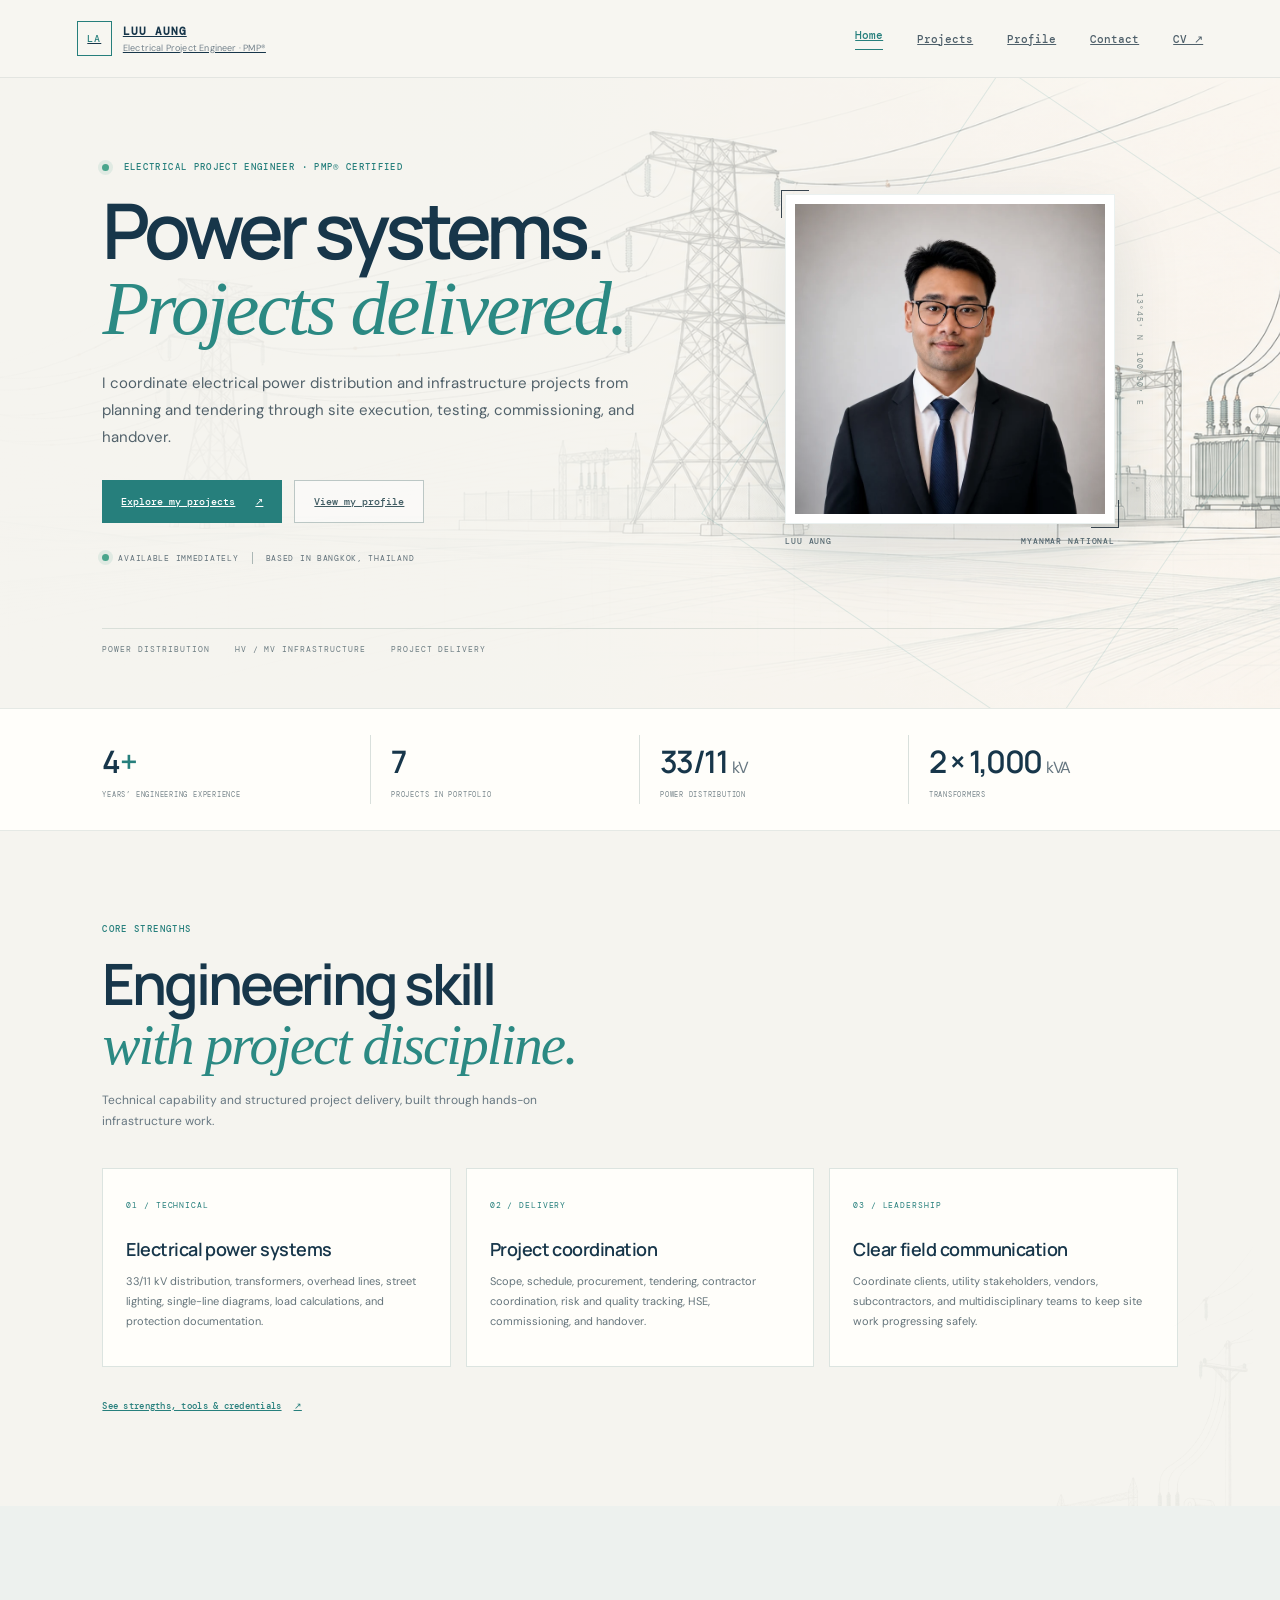
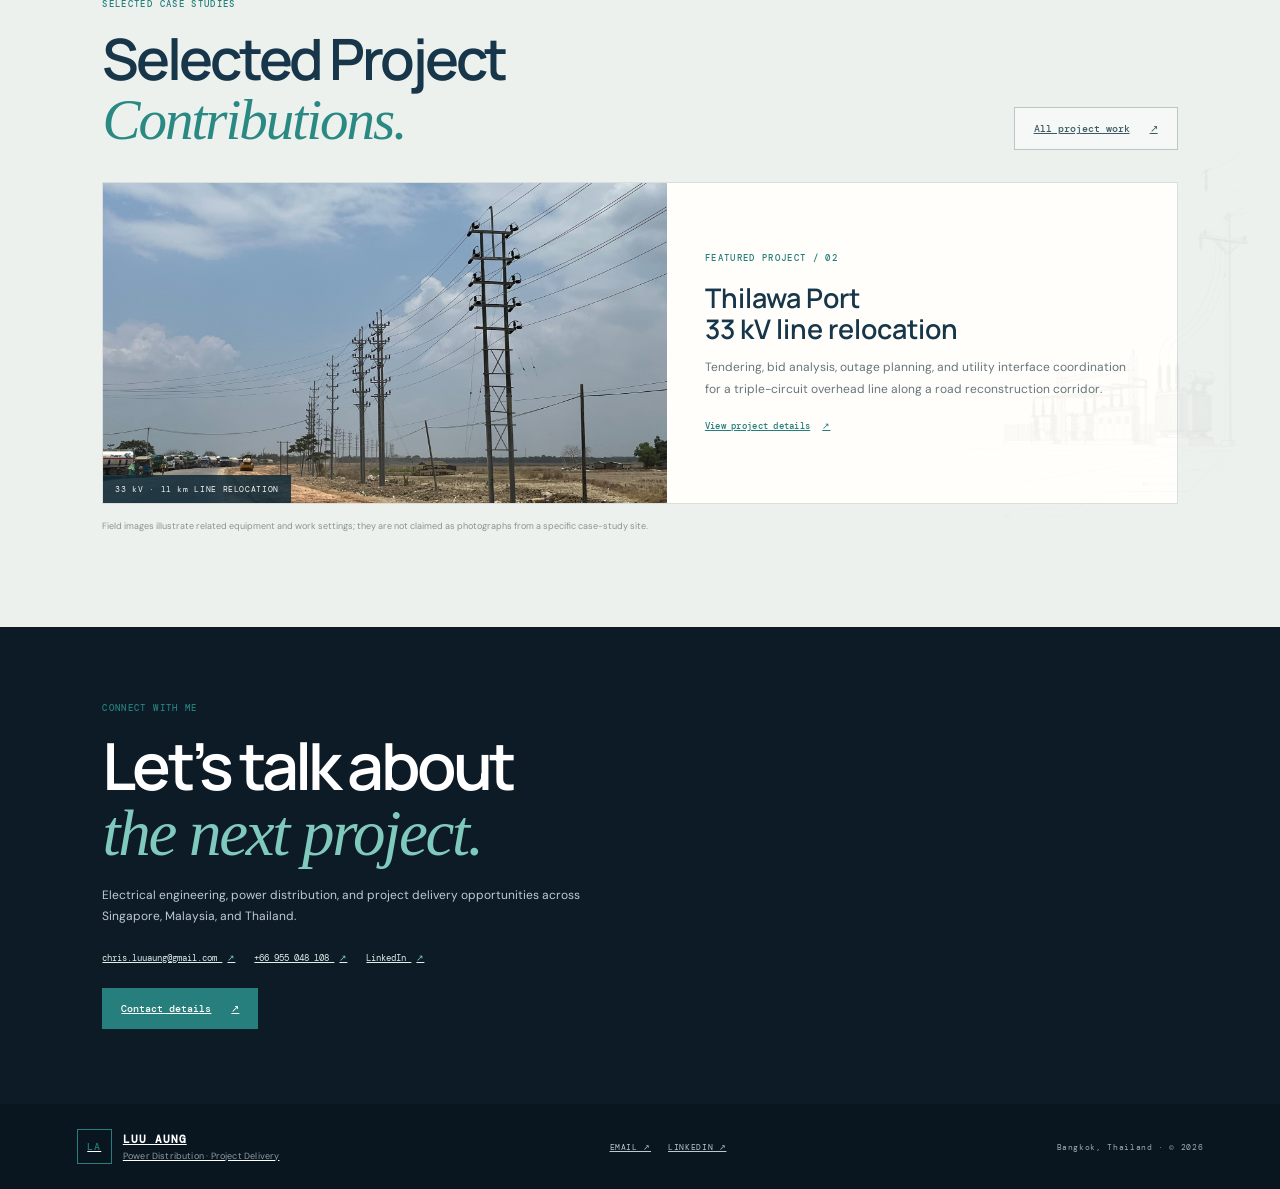
<file: index.html>
<!doctype html><html lang="en"><head><meta charset="utf-8"><meta name="viewport" content="width=device-width,initial-scale=1"><meta name="theme-color" content="#f6f5f0"><meta name="description" content="Luu Aung, PMP-certified Electrical Project Engineer in Bangkok, focused on power distribution and project delivery."><title>Electrical Project Portfolio | Luu Aung</title><link rel="stylesheet" href="styles.css"></head><body class="page-enter"><header class="site-header"><a class="brand" href="index.html" data-page-link><span class="brand-mark">LA</span><span>LUU AUNG<small>Electrical Project Engineer · PMP®</small></span></a><button class="menu-toggle" aria-expanded="false" aria-label="Open navigation">☰</button><nav id="nav"><a href="index.html" data-page-link aria-current="page">Home</a><a href="projects.html" data-page-link >Projects</a><a href="profile.html" data-page-link >Profile</a><a href="contact.html" data-page-link >Contact</a><a href="assets/documents/Luu_Aung_CV_Electrical_Project_Engineer_2026.pdf" target="_blank" rel="noreferrer">CV ↗</a></nav></header><main id="main"><section class="intro-hero"><div class="hero-banner" aria-hidden="true"></div><div class="hero-copy reveal"><p class="eyebrow"><span class="status-dot"></span> ELECTRICAL PROJECT ENGINEER · PMP® CERTIFIED</p><h1>Power systems.<br><em>Projects delivered.</em></h1><p class="intro-lede">I coordinate electrical power distribution and infrastructure projects from planning and tendering through site execution, testing, commissioning, and handover.</p><div class="hero-actions"><a class="button primary" href="projects.html" data-page-link>Explore my projects <span>↗</span></a><a class="button secondary" href="profile.html" data-page-link>View my profile</a></div><div class="current-status"><span class="status-dot"></span><span>AVAILABLE IMMEDIATELY</span><i></i><span>BASED IN BANGKOK, THAILAND</span></div></div><div class="portrait-wrap reveal"><div class="portrait-frame"><img src="assets/images/luu-aung-professional-photo.webp" alt="Professional portrait of Luu Aung"><div class="portrait-corner top-left"></div><div class="portrait-corner bottom-right"></div></div><div class="portrait-caption"><span>LUU AUNG</span><span>MYANMAR NATIONAL</span></div><div class="portrait-coord">13°45′ N&nbsp; 100°30′ E</div></div><div class="hero-footnote"><span>POWER DISTRIBUTION</span><span>HV / MV INFRASTRUCTURE</span><span>PROJECT DELIVERY</span></div></section>
<section class="metrics-strip"><div><strong>4<span>+</span></strong><small>YEARS’ ENGINEERING EXPERIENCE</small></div><div><strong>7</strong><small>PROJECTS IN PORTFOLIO</small></div><div><strong>33/11 <i>kV</i></strong><small>POWER DISTRIBUTION</small></div><div><strong>2 × 1,000 <i>kVA</i></strong><small>TRANSFORMERS</small></div></section>
<section class="home-strengths section-pad"><div class="section-title reveal"><p class="eyebrow">CORE STRENGTHS</p><h2>Engineering skill<br><em>with project discipline.</em></h2><p>Technical capability and structured project delivery, built through hands-on infrastructure work.</p></div><div class="strength-grid"><article class="strength-tile reveal"><span>01 / TECHNICAL</span><h3>Electrical power systems</h3><p>33/11 kV distribution, transformers, overhead lines, street lighting, single-line diagrams, load calculations, and protection documentation.</p></article><article class="strength-tile reveal"><span>02 / DELIVERY</span><h3>Project coordination</h3><p>Scope, schedule, procurement, tendering, contractor coordination, risk and quality tracking, HSE, commissioning, and handover.</p></article><article class="strength-tile reveal"><span>03 / LEADERSHIP</span><h3>Clear field communication</h3><p>Coordinate clients, utility stakeholders, vendors, subcontractors, and multidisciplinary teams to keep site work progressing safely.</p></article></div><a class="text-link" href="profile.html" data-page-link>See strengths, tools & credentials <span>↗</span></a></section>
<section class="home-projects section-pad"><div class="section-heading-row reveal"><div><p class="eyebrow">SELECTED CASE STUDIES</p><h2>Selected Project<br><em>Contributions.</em></h2></div><a class="button secondary" href="projects.html" data-page-link>All project work <span>↗</span></a></div><div class="featured-preview"><div class="featured-image"><img src="assets/images/overhead-line.jpg" alt="Overhead line corridor, contextual field reference" loading="lazy"><span>33 kV · 11 km LINE RELOCATION</span></div><div class="featured-text"><p class="eyebrow">FEATURED PROJECT / 02</p><h3>Thilawa Port<br>33 kV line relocation</h3><p>Tendering, bid analysis, outage planning, and utility interface coordination for a triple-circuit overhead line along a road reconstruction corridor.</p><a class="text-link" href="projects.html#thilawa" data-page-link>View project details <span>↗</span></a></div></div><p class="visual-note">Field images illustrate related equipment and work settings; they are not claimed as photographs from a specific case-study site.</p></section>
<section class="home-contact"><div class="home-contact-inner reveal"><p class="eyebrow">CONNECT WITH ME</p><h2>Let’s talk about<br><em>the next project.</em></h2><p>Electrical engineering, power distribution, and project delivery opportunities across Singapore, Malaysia, and Thailand.</p><div class="contact-inline"><a href="mailto:chris.luuaung@gmail.com">chris.luuaung@gmail.com <span>↗</span></a><a href="tel:+66955048108">+66 955 048 108 <span>↗</span></a><a href="https://www.linkedin.com/in/luu-a1447" target="_blank" rel="noreferrer">LinkedIn <span>↗</span></a></div><a class="button primary" href="contact.html" data-page-link>Contact details <span>↗</span></a></div></section></main><footer class="site-footer"><a class="brand" href="index.html" data-page-link><span class="brand-mark">LA</span><span>LUU AUNG<small>Power Distribution · Project Delivery</small></span></a><div class="footer-links"><a href="mailto:chris.luuaung@gmail.com">EMAIL ↗</a><a href="https://www.linkedin.com/in/luu-a1447" target="_blank" rel="noreferrer">LINKEDIN ↗</a></div><small>Bangkok, Thailand · © 2026</small></footer><div class="page-wipe" aria-hidden="true"></div><script src="script.js"></script></body></html>
</file>
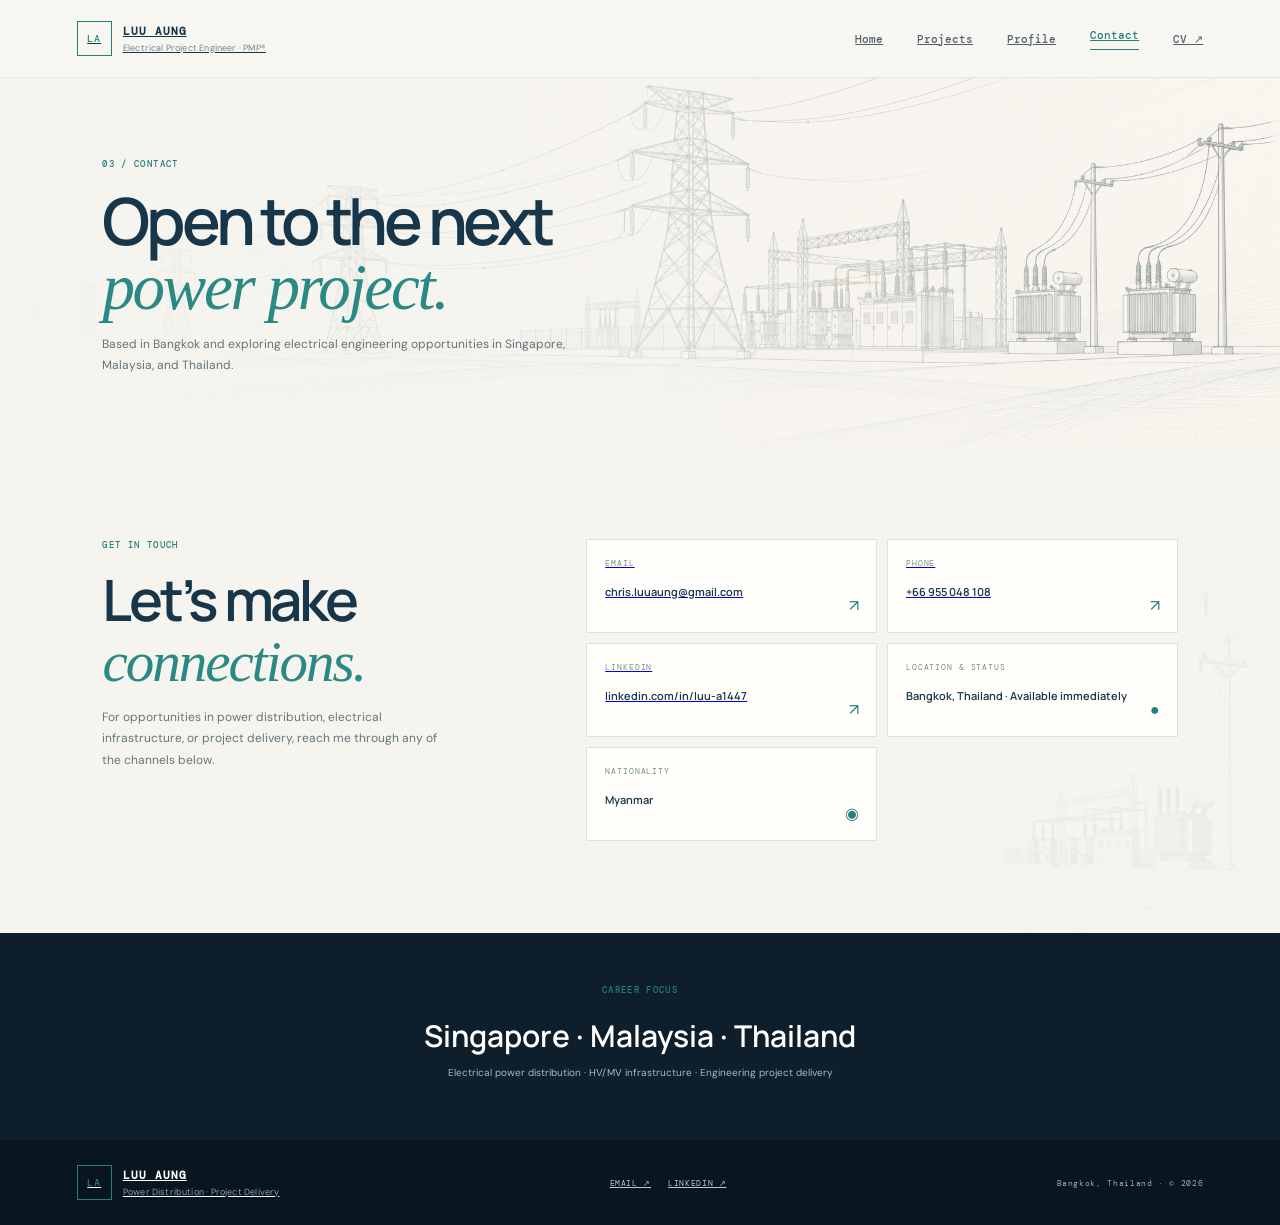
<file: contact.html>
<!doctype html><html lang="en"><head><meta charset="utf-8"><meta name="viewport" content="width=device-width,initial-scale=1"><meta name="theme-color" content="#f6f5f0"><meta name="description" content="Contact Luu Aung for electrical engineering and project delivery opportunities."><title>Contact | Luu Aung</title><link rel="stylesheet" href="styles.css"></head><body class="page-enter"><header class="site-header"><a class="brand" href="index.html" data-page-link><span class="brand-mark">LA</span><span>LUU AUNG<small>Electrical Project Engineer · PMP®</small></span></a><button class="menu-toggle" aria-expanded="false" aria-label="Open navigation">☰</button><nav id="nav"><a href="index.html" data-page-link >Home</a><a href="projects.html" data-page-link >Projects</a><a href="profile.html" data-page-link >Profile</a><a href="contact.html" data-page-link aria-current="page">Contact</a><a href="assets/documents/Luu_Aung_CV_Electrical_Project_Engineer_2026.pdf" target="_blank" rel="noreferrer">CV ↗</a></nav></header><main id="main"><section class="page-banner"><div class="banner-art"></div><div class="page-banner-copy reveal"><p class="eyebrow">03 / CONTACT</p><h1>Open to the next<br><em>power project.</em></h1><p>Based in Bangkok and exploring electrical engineering opportunities in Singapore, Malaysia, and Thailand.</p></div></section><section class="contact-page section-pad"><div class="contact-copy reveal"><p class="eyebrow">GET IN TOUCH</p><h2>Let’s make<br><em>connections.</em></h2><p>For opportunities in power distribution, electrical infrastructure, or project delivery, reach me through any of the channels below.</p></div><div class="contact-cards"><a class="contact-card reveal" href="mailto:chris.luuaung@gmail.com"><span>EMAIL</span><b>chris.luuaung@gmail.com</b><i>↗</i></a><a class="contact-card reveal" href="tel:+66955048108"><span>PHONE</span><b>+66 955 048 108</b><i>↗</i></a><a class="contact-card reveal" href="https://www.linkedin.com/in/luu-a1447" target="_blank" rel="noreferrer"><span>LINKEDIN</span><b>linkedin.com/in/luu-a1447</b><i>↗</i></a><div class="contact-card reveal"><span>LOCATION & STATUS</span><b>Bangkok, Thailand · Available immediately</b><i>●</i></div><div class="contact-card reveal"><span>NATIONALITY</span><b>Myanmar</b><i>◉</i></div></div></section><section class="contact-footer-cta"><p class="eyebrow">CAREER FOCUS</p><h2>Singapore · Malaysia · Thailand</h2><p>Electrical power distribution · HV/MV infrastructure · Engineering project delivery</p></section></main><footer class="site-footer"><a class="brand" href="index.html" data-page-link><span class="brand-mark">LA</span><span>LUU AUNG<small>Power Distribution · Project Delivery</small></span></a><div class="footer-links"><a href="mailto:chris.luuaung@gmail.com">EMAIL ↗</a><a href="https://www.linkedin.com/in/luu-a1447" target="_blank" rel="noreferrer">LINKEDIN ↗</a></div><small>Bangkok, Thailand · © 2026</small></footer><div class="page-wipe" aria-hidden="true"></div><script src="script.js"></script></body></html>
</file>
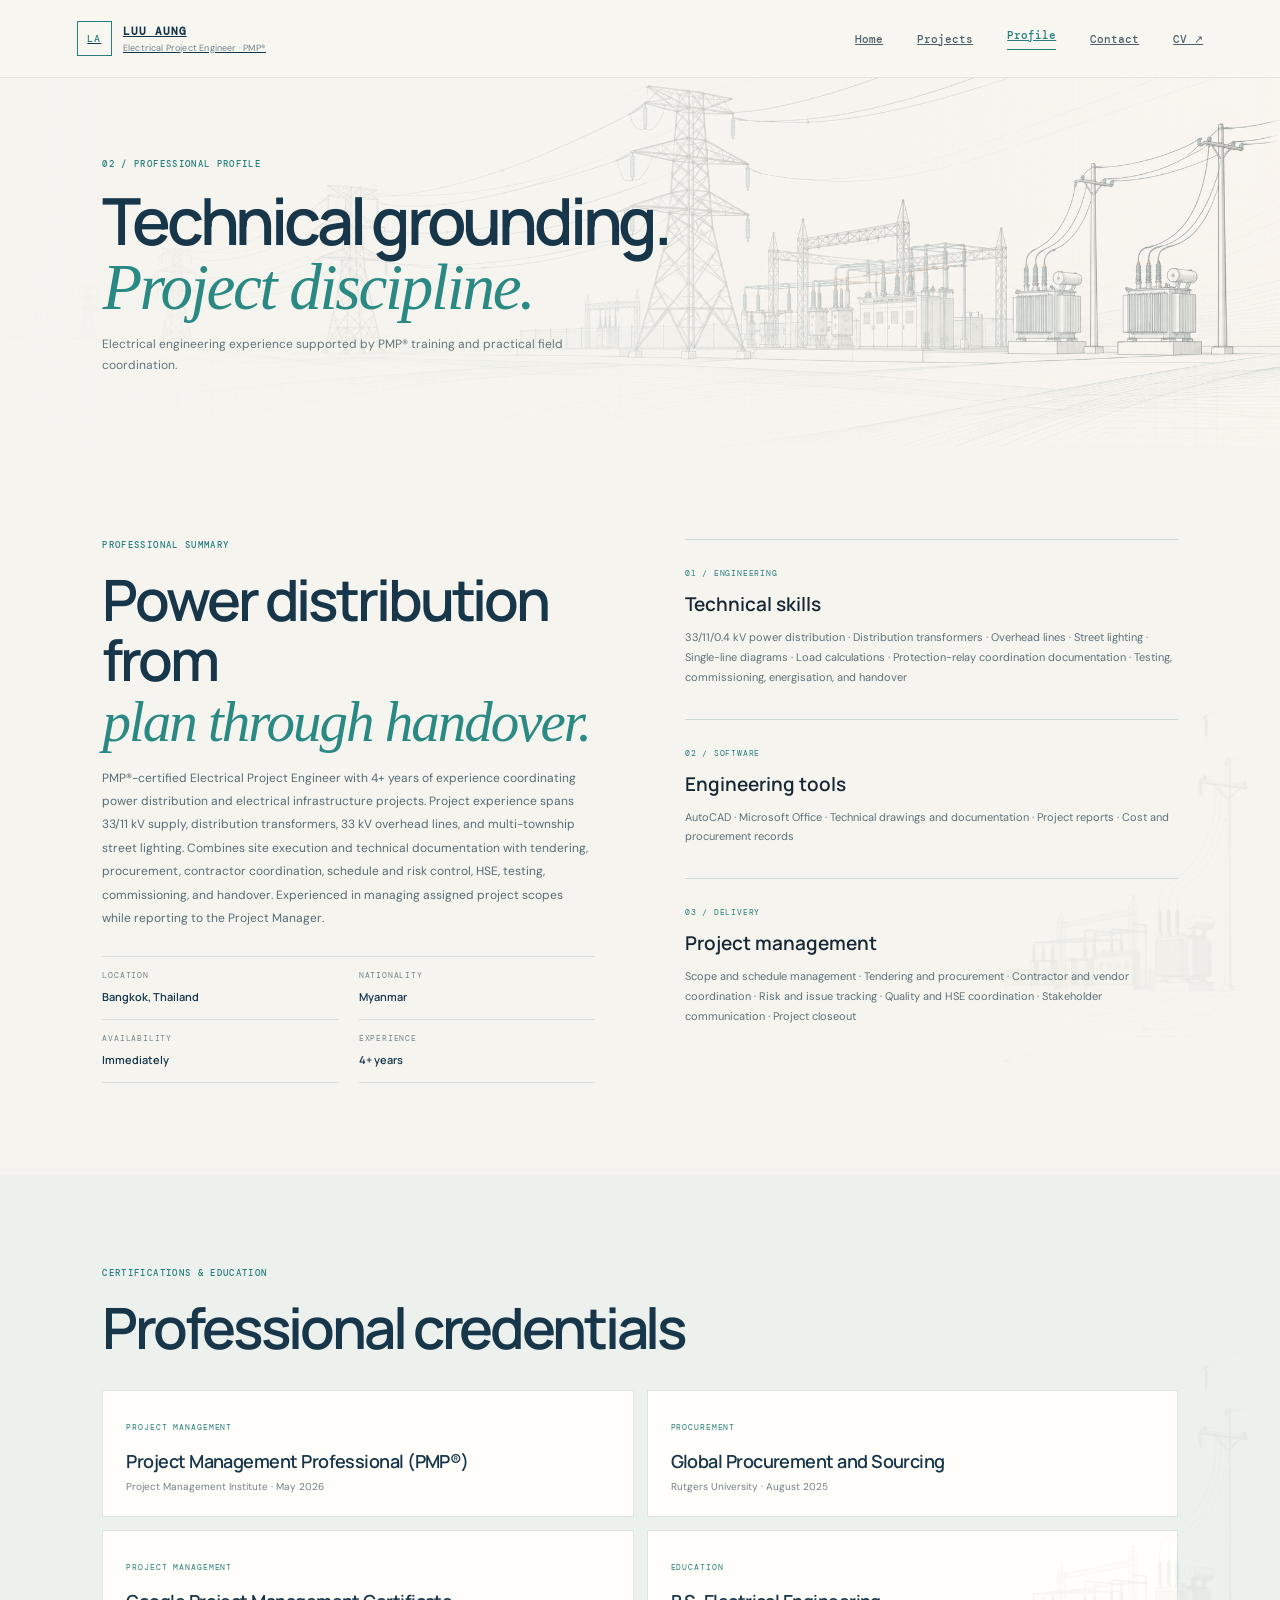
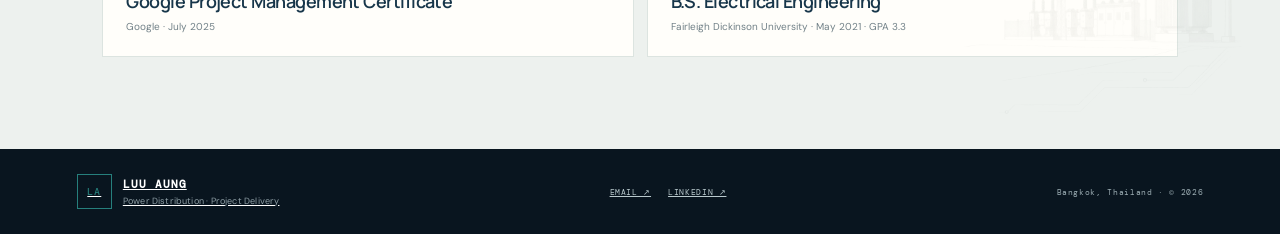
<file: profile.html>
<!doctype html><html lang="en"><head><meta charset="utf-8"><meta name="viewport" content="width=device-width,initial-scale=1"><meta name="theme-color" content="#f6f5f0"><meta name="description" content="Electrical engineering skills, project management strengths and credentials."><title>Professional Profile | Luu Aung</title><link rel="stylesheet" href="styles.css"></head><body class="page-enter"><header class="site-header"><a class="brand" href="index.html" data-page-link><span class="brand-mark">LA</span><span>LUU AUNG<small>Electrical Project Engineer · PMP®</small></span></a><button class="menu-toggle" aria-expanded="false" aria-label="Open navigation">☰</button><nav id="nav"><a href="index.html" data-page-link >Home</a><a href="projects.html" data-page-link >Projects</a><a href="profile.html" data-page-link aria-current="page">Profile</a><a href="contact.html" data-page-link >Contact</a><a href="assets/documents/Luu_Aung_CV_Electrical_Project_Engineer_2026.pdf" target="_blank" rel="noreferrer">CV ↗</a></nav></header><main id="main"><section class="page-banner"><div class="banner-art"></div><div class="page-banner-copy reveal"><p class="eyebrow">02 / PROFESSIONAL PROFILE</p><h1>Technical grounding.<br><em>Project discipline.</em></h1><p>Electrical engineering experience supported by PMP® training and practical field coordination.</p></div></section><section class="profile-layout section-pad"><article class="profile-copy reveal"><p class="eyebrow">PROFESSIONAL SUMMARY</p><h2>Power distribution from<br><em>plan through handover.</em></h2><p>PMP®-certified Electrical Project Engineer with 4+ years of experience coordinating power distribution and electrical infrastructure projects. Project experience spans 33/11 kV supply, distribution transformers, 33 kV overhead lines, and multi-township street lighting. Combines site execution and technical documentation with tendering, procurement, contractor coordination, schedule and risk control, HSE, testing, commissioning, and handover. Experienced in managing assigned project scopes while reporting to the Project Manager.</p><div class="profile-facts"><div><small>LOCATION</small><b>Bangkok, Thailand</b></div><div><small>NATIONALITY</small><b>Myanmar</b></div><div><small>AVAILABILITY</small><b>Immediately</b></div><div><small>EXPERIENCE</small><b>4+ years</b></div></div></article><aside class="skills-stack"><article class="skill-panel reveal"><span>01 / ENGINEERING</span><h3>Technical skills</h3><p>33/11/0.4 kV power distribution · Distribution transformers · Overhead lines · Street lighting · Single-line diagrams · Load calculations · Protection-relay coordination documentation · Testing, commissioning, energisation, and handover</p></article><article class="skill-panel reveal"><span>02 / SOFTWARE</span><h3>Engineering tools</h3><p>AutoCAD · Microsoft Office · Technical drawings and documentation · Project reports · Cost and procurement records</p></article><article class="skill-panel reveal"><span>03 / DELIVERY</span><h3>Project management</h3><p>Scope and schedule management · Tendering and procurement · Contractor and vendor coordination · Risk and issue tracking · Quality and HSE coordination · Stakeholder communication · Project closeout</p></article></aside></section><section class="credentials section-pad"><div class="section-heading-row"><div><p class="eyebrow">CERTIFICATIONS & EDUCATION</p><h2>Professional credentials</h2></div></div><div class="credential-grid"><article class="credential-card reveal"><span>PROJECT MANAGEMENT</span><h3>Project Management Professional (PMP®)</h3><p>Project Management Institute · May 2026</p></article><article class="credential-card reveal"><span>PROCUREMENT</span><h3>Global Procurement and Sourcing</h3><p>Rutgers University · August 2025</p></article><article class="credential-card reveal"><span>PROJECT MANAGEMENT</span><h3>Google Project Management Certificate</h3><p>Google · July 2025</p></article><article class="credential-card reveal"><span>EDUCATION</span><h3>B.S. Electrical Engineering</h3><p>Fairleigh Dickinson University · May 2021 · GPA 3.3</p></article></div></section></main><footer class="site-footer"><a class="brand" href="index.html" data-page-link><span class="brand-mark">LA</span><span>LUU AUNG<small>Power Distribution · Project Delivery</small></span></a><div class="footer-links"><a href="mailto:chris.luuaung@gmail.com">EMAIL ↗</a><a href="https://www.linkedin.com/in/luu-a1447" target="_blank" rel="noreferrer">LINKEDIN ↗</a></div><small>Bangkok, Thailand · © 2026</small></footer><div class="page-wipe" aria-hidden="true"></div><script src="script.js"></script></body></html>
</file>
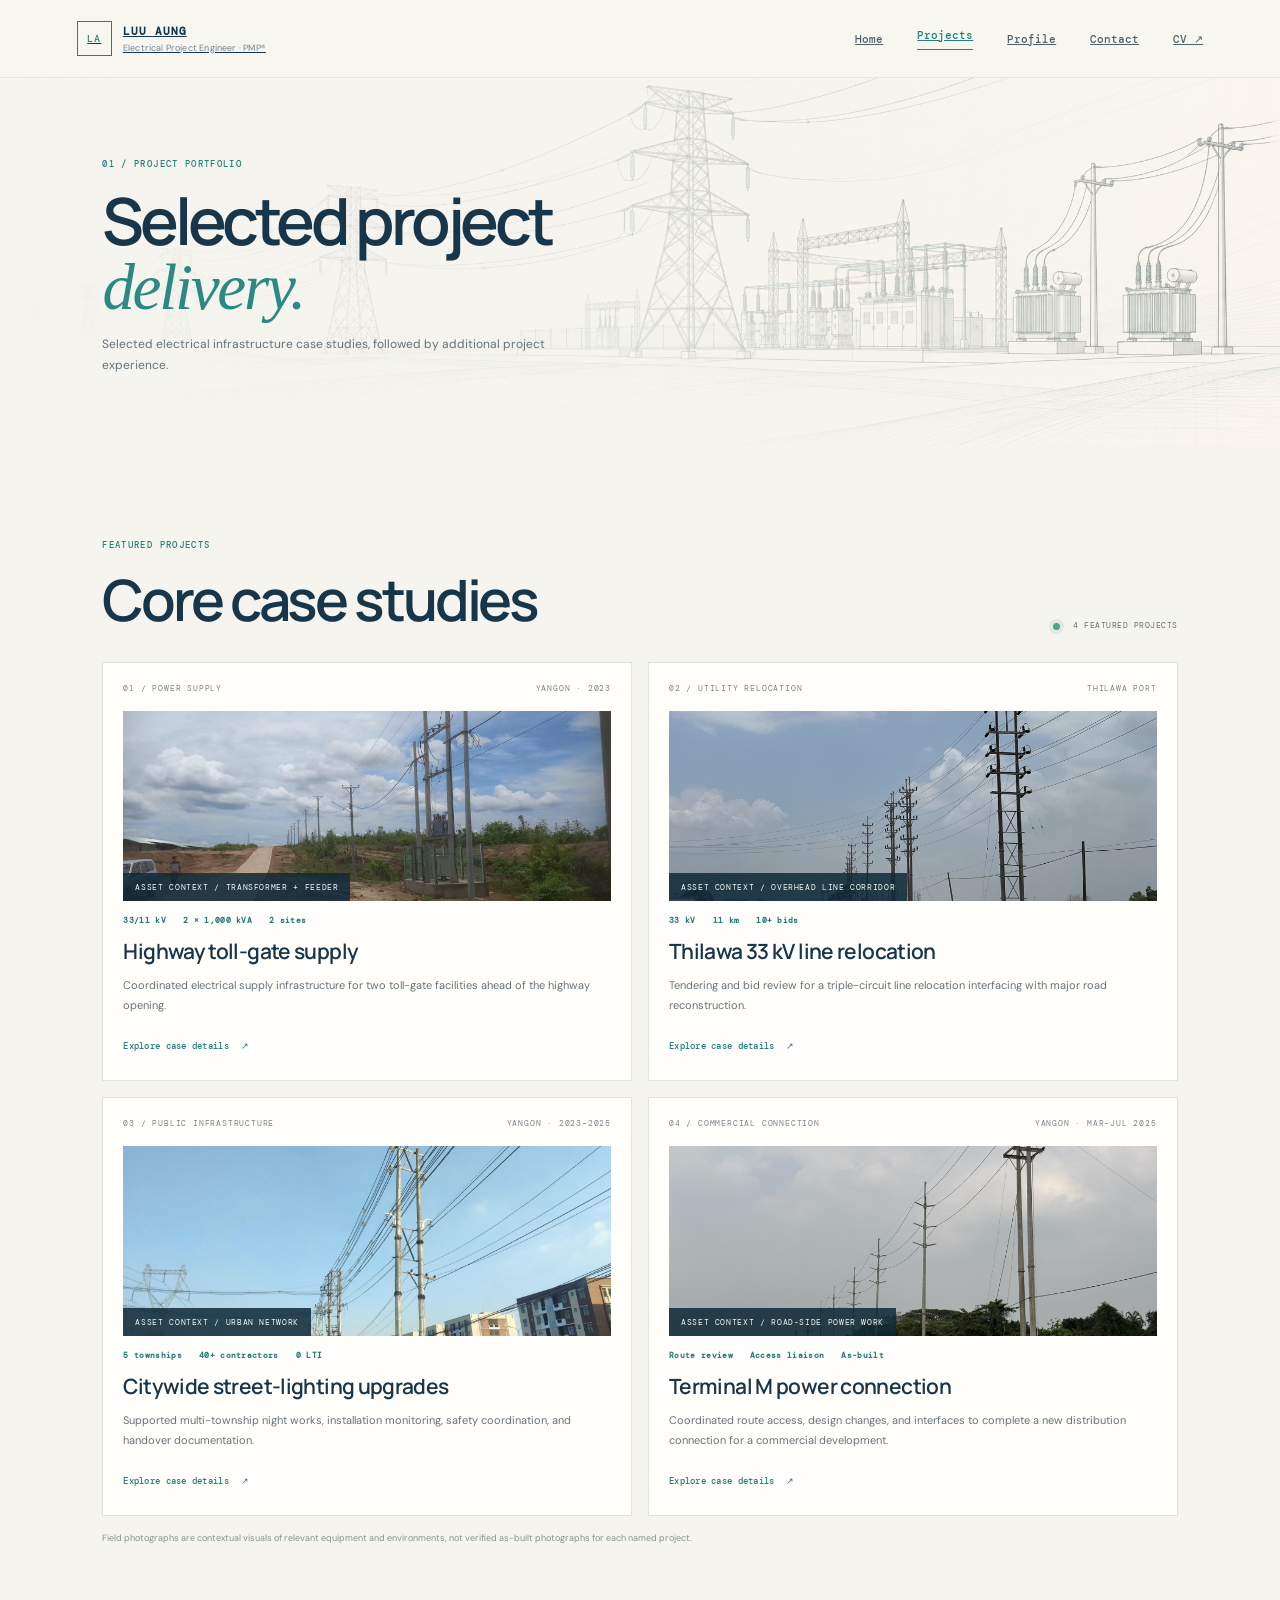
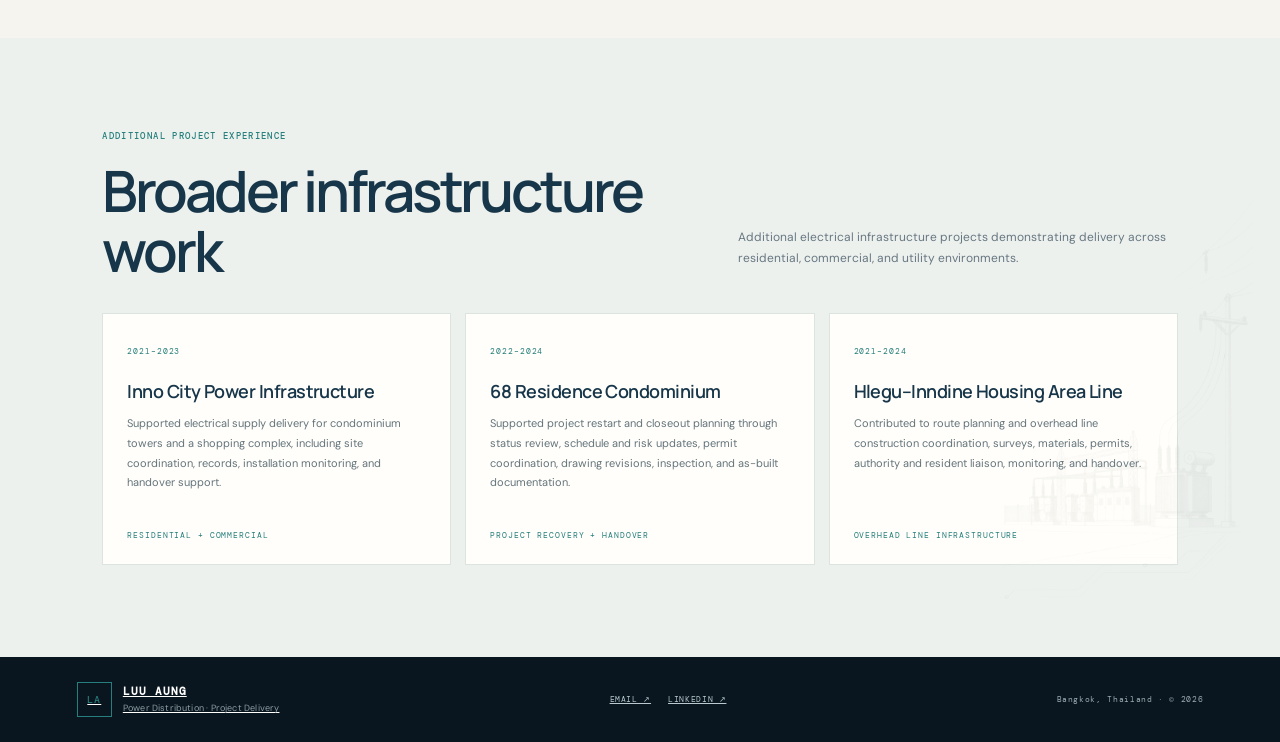
<file: projects.html>
<!doctype html><html lang="en"><head><meta charset="utf-8"><meta name="viewport" content="width=device-width,initial-scale=1"><meta name="theme-color" content="#f6f5f0"><meta name="description" content="Selected electrical infrastructure case studies and additional project experience."><title>Selected Projects | Luu Aung</title><link rel="stylesheet" href="styles.css"></head><body class="page-enter"><header class="site-header"><a class="brand" href="index.html" data-page-link><span class="brand-mark">LA</span><span>LUU AUNG<small>Electrical Project Engineer · PMP®</small></span></a><button class="menu-toggle" aria-expanded="false" aria-label="Open navigation">☰</button><nav id="nav"><a href="index.html" data-page-link >Home</a><a href="projects.html" data-page-link aria-current="page">Projects</a><a href="profile.html" data-page-link >Profile</a><a href="contact.html" data-page-link >Contact</a><a href="assets/documents/Luu_Aung_CV_Electrical_Project_Engineer_2026.pdf" target="_blank" rel="noreferrer">CV ↗</a></nav></header><main id="main"><section class="page-banner"><div class="banner-art"></div><div class="page-banner-copy reveal"><p class="eyebrow">01 / PROJECT PORTFOLIO</p><h1>Selected project<br><em>delivery.</em></h1><p>Selected electrical infrastructure case studies, followed by additional project experience.</p></div></section>
<section class="projects-page section-pad"><div class="section-heading-row"><div><p class="eyebrow">FEATURED PROJECTS</p><h2>Core case studies</h2></div><div class="tiny-legend"><span class="status-dot"></span> 4 FEATURED PROJECTS</div></div><div class="case-grid">
<article id="highway" class="case-card reveal"><div class="case-meta"><span>01 / POWER SUPPLY</span><span>YANGON · 2023</span></div><div class="case-image"><img src="assets/images/distribution-transformer.jpg" alt="Distribution transformer and feeder, visual reference" loading="lazy"><span>ASSET CONTEXT / TRANSFORMER + FEEDER</span></div><div class="case-data"><b>33/11 kV</b><b>2 × 1,000 kVA</b><b>2 sites</b></div><h3>Highway toll-gate supply</h3><p>Coordinated electrical supply infrastructure for two toll-gate facilities ahead of the highway opening.</p><button class="detail-link" data-dialog="details-highway">Explore case details <span>↗</span></button></article>
<article id="thilawa" class="case-card reveal"><div class="case-meta"><span>02 / UTILITY RELOCATION</span><span>THILAWA PORT</span></div><div class="case-image"><img src="assets/images/overhead-line.jpg" alt="Multi-circuit overhead line corridor, visual reference" loading="lazy"><span>ASSET CONTEXT / OVERHEAD LINE CORRIDOR</span></div><div class="case-data"><b>33 kV</b><b>11 km</b><b>10+ bids</b></div><h3>Thilawa 33 kV line relocation</h3><p>Tendering and bid review for a triple-circuit line relocation interfacing with major road reconstruction.</p><button class="detail-link" data-dialog="details-thilawa">Explore case details <span>↗</span></button></article>
<article id="lighting" class="case-card reveal"><div class="case-meta"><span>03 / PUBLIC INFRASTRUCTURE</span><span>YANGON · 2023–2025</span></div><div class="case-image"><img src="assets/images/urban-corridor.jpg" alt="Urban overhead distribution corridor, visual reference" loading="lazy"><span>ASSET CONTEXT / URBAN NETWORK</span></div><div class="case-data"><b>5 townships</b><b>40+ contractors</b><b>0 LTI</b></div><h3>Citywide street-lighting upgrades</h3><p>Supported multi-township night works, installation monitoring, safety coordination, and handover documentation.</p><button class="detail-link" data-dialog="details-lighting">Explore case details <span>↗</span></button></article>
<article id="terminal-m" class="case-card reveal"><div class="case-meta"><span>04 / COMMERCIAL CONNECTION</span><span>YANGON · MAR–JUL 2025</span></div><div class="case-image"><img src="assets/images/site-distribution-works.jpg" alt="Roadside power distribution works, visual reference" loading="lazy"><span>ASSET CONTEXT / ROAD-SIDE POWER WORK</span></div><div class="case-data"><b>Route review</b><b>Access liaison</b><b>As-built</b></div><h3>Terminal M power connection</h3><p>Coordinated route access, design changes, and interfaces to complete a new distribution connection for a commercial development.</p><button class="detail-link" data-dialog="details-terminal">Explore case details <span>↗</span></button></article>
</div><p class="visual-note">Field photographs are contextual visuals of relevant equipment and environments, not verified as-built photographs for each named project.</p></section>
<section class="additional-projects section-pad"><div class="section-heading-row"><div><p class="eyebrow">ADDITIONAL PROJECT EXPERIENCE</p><h2>Broader infrastructure work</h2></div><p class="section-subtitle">Additional electrical infrastructure projects demonstrating delivery across residential, commercial, and utility environments.</p></div><div class="additional-grid"><article class="additional-card reveal"><span>2021–2023</span><h3>Inno City Power Infrastructure</h3><p>Supported electrical supply delivery for condominium towers and a shopping complex, including site coordination, records, installation monitoring, and handover support.</p><b>RESIDENTIAL + COMMERCIAL</b></article><article class="additional-card reveal"><span>2022–2024</span><h3>68 Residence Condominium</h3><p>Supported project restart and closeout planning through status review, schedule and risk updates, permit coordination, drawing revisions, inspection, and as-built documentation.</p><b>PROJECT RECOVERY + HANDOVER</b></article><article class="additional-card reveal"><span>2021–2024</span><h3>Hlegu–Inndine Housing Area Line</h3><p>Contributed to route planning and overhead line construction coordination, surveys, materials, permits, authority and resident liaison, monitoring, and handover.</p><b>OVERHEAD LINE INFRASTRUCTURE</b></article></div></section>
<dialog id="details-highway"><button class="dialog-close" aria-label="Close project details">×</button><p class="eyebrow">CASE STUDY 01 · POWER SUPPLY</p><h2>Highway toll-gate supply</h2><p>Coordinated supply infrastructure for two new toll-gate facilities before the highway opened. Scope included two 1,000 kVA distribution transformers and overhead line networks, with three months of continuous night work alongside live traffic and concurrent highway works.</p><ul><li>Coordinated schedules, crews, procurement, and utility/highway interfaces.</li><li>Supported night-work sequencing, traffic controls, material tracking, and safety monitoring.</li><li>Coordinated inspection, testing, commissioning, and energisation readiness.</li></ul><p class="dialog-outcome">OUTCOME · Both sites energised before highway opening; zero reported incidents.</p></dialog>
<dialog id="details-thilawa"><button class="dialog-close" aria-label="Close project details">×</button><p class="eyebrow">CASE STUDY 02 · UTILITY RELOCATION</p><h2>Thilawa 33 kV line relocation</h2><p>Existing overhead power infrastructure conflicted with a major road reconstruction alignment. The 11 km triple-circuit relocation supported safe clearances and power-system continuity.</p><ul><li>Led tendering and technical/commercial bid analysis.</li><li>Reviewed more than 10 contractor submissions and supported contractor selection.</li><li>Coordinated planned outages with utility operators and aligned work sequencing with road works.</li><li>Tracked access, alignment, and clearance constraints with senior engineers and contractors.</li></ul><p class="dialog-outcome">OUTCOME · Supported road-opening schedule with no unplanned service interruptions.</p></dialog>
<dialog id="details-lighting"><button class="dialog-close" aria-label="Close project details">×</button><p class="eyebrow">CASE STUDY 03 · PUBLIC INFRASTRUCTURE</p><h2>Citywide street-lighting upgrades</h2><p>Multi-township street-lighting delivery across five townships, including Pyay Road. Field activities included pole erection, cabling, luminaire installation, feeder connections, functional testing, and as-built records.</p><ul><li>Supported night-work plans, manpower and material coordination.</li><li>Monitored installation quality, progress, field changes, access, and utility interfaces.</li><li>Coordinated more than 40 contractors at peak and supported inspections and handover.</li></ul><p class="dialog-outcome">OUTCOME · Five-township programme with zero lost-time incidents reported.</p></dialog>
<dialog id="details-terminal"><button class="dialog-close" aria-label="Close project details">×</button><p class="eyebrow">CASE STUDY 04 · COMMERCIAL CONNECTION</p><h2>Terminal M power connection</h2><p>A new distribution line was planned and constructed to provide power to a shopping mall before opening. The route involved third-party right-of-way coordination and an existing-line conflict at the proposed connection point.</p><ul><li>Supported load-requirement review, site surveys, schedule updates, and material planning.</li><li>Coordinated developer, utility, housing-company representatives, and electrical crews.</li><li>Monitored foundations, conductor stringing, alignment changes, inspections, and as-built submissions.</li></ul><p class="dialog-outcome">OUTCOME · Completed on schedule to support the planned opening.</p></dialog></main><footer class="site-footer"><a class="brand" href="index.html" data-page-link><span class="brand-mark">LA</span><span>LUU AUNG<small>Power Distribution · Project Delivery</small></span></a><div class="footer-links"><a href="mailto:chris.luuaung@gmail.com">EMAIL ↗</a><a href="https://www.linkedin.com/in/luu-a1447" target="_blank" rel="noreferrer">LINKEDIN ↗</a></div><small>Bangkok, Thailand · © 2026</small></footer><div class="page-wipe" aria-hidden="true"></div><script src="script.js"></script></body></html>
</file>
<file: styles.css>
@import url('https://fonts.googleapis.com/css2?family=DM+Mono:wght@400;500&family=DM+Sans:wght@400;500;600;700&family=Manrope:wght@400;500;600;700;800&display=swap');:root{--ink:#172734;--navy:#17364a;--teal:#267f7c;--mint:#5bb9ae;--paper:#f5f4ef;--white:#fffefa;--muted:#677781;--line:#d9e0dc;--dark:#0d1b27}*{box-sizing:border-box}html{scroll-behavior:smooth}body{margin:0;background:var(--paper);color:var(--ink);font-family:'DM Sans',sans-serif}.site-header{height:78px;position:sticky;top:0;z-index:20;display:flex;align-items:center;justify-content:space-between;padding:0 6vw;background:#f7f6f1ed;backdrop-filter:blur(14px);border-bottom:1px solid #24394417}.brand{display:flex;align-items:center;gap:11px;color:var(--navy);font:700 11px 'DM Mono',monospace;letter-spacing:.09em}.brand small{display:block;margin-top:4px;color:#72818a;font:400 9px 'DM Sans',sans-serif;letter-spacing:.02em}.brand-mark{width:35px;height:35px;display:grid;place-items:center;border:1px solid var(--teal);color:var(--teal);font:500 10px 'DM Mono',monospace}.site-header nav{display:flex;align-items:center;gap:34px}.site-header nav a{font:500 11px 'DM Mono',monospace;color:#50616b;transition:color .2s,border-color .2s}.site-header nav a:hover,.site-header nav a[aria-current=page]{color:var(--teal)}.site-header nav a[aria-current=page]{border-bottom:1px solid var(--teal);padding-bottom:7px}.menu-toggle{display:none;border:1px solid #344b5b55;background:none;color:var(--navy);padding:8px 11px;font-size:16px}.eyebrow{margin:0 0 19px;color:var(--teal);font:500 9px 'DM Mono',monospace;letter-spacing:.15em}.status-dot{display:inline-block;width:7px;height:7px;border-radius:50%;background:#49a58c;box-shadow:0 0 0 4px #49a58c1f;vertical-align:middle;margin-right:8px}.intro-hero{position:relative;min-height:620px;padding:83px 8vw 54px;display:grid;grid-template-columns:1.1fr .9fr;align-items:center;gap:5vw;overflow:hidden;background:#f5f4ef}.hero-banner{position:absolute;inset:0;background:linear-gradient(90deg,#f5f4eff5 0%,#f5f4efd9 43%,#f5f4ef55 78%,#f5f4ef20 100%),url('assets/images/hero-power-systems.png') center/cover no-repeat;opacity:.72}.intro-hero:after{content:'';position:absolute;right:4vw;top:9%;width:32vw;height:42vw;border:1px solid #3d8d8b24;transform:rotate(34deg);pointer-events:none}.hero-copy,.portrait-wrap,.hero-footnote{position:relative;z-index:2}.hero-copy{max-width:700px}.hero-copy h1,.page-banner h1{margin:0 0 23px;font:600 clamp(48px,6vw,78px)/.98 Manrope,sans-serif;letter-spacing:-.065em;color:var(--navy)}h1 em,h2 em{font-family:Georgia,serif;font-weight:400;color:#2b8983;letter-spacing:-.035em}.intro-lede{max-width:570px;color:#51616a;font-size:15px;line-height:1.8}.hero-actions{display:flex;gap:12px;flex-wrap:wrap;margin:29px 0}.button{display:inline-flex;align-items:center;gap:20px;padding:14px 19px;font:500 10px 'DM Mono',monospace;transition:transform .25s,background .25s,color .25s,border .25s}.button:hover{transform:translateY(-3px)}.button.primary{background:var(--teal);color:white}.button.primary:hover{background:#175c60}.button.secondary{border:1px solid #77918f7a;color:#3f5b62;background:#fff8}.button.secondary:hover{border-color:var(--teal);color:var(--teal)}.current-status{display:flex;align-items:center;flex-wrap:wrap;gap:9px;font:400 8px 'DM Mono',monospace;letter-spacing:.09em;color:#61717a}.current-status .status-dot{margin-right:0}.current-status i{height:12px;border-left:1px solid #abb7b5;margin:0 4px}.portrait-wrap{justify-self:center;width:min(360px,88%);padding:15px 15px 0;transform:rotate(1.2deg)}.portrait-frame{position:relative;padding:9px;background:#fff;border:1px solid #9bb7b233;box-shadow:0 26px 65px #142f3c1e}.portrait-frame img{display:block;width:100%;aspect-ratio:1/1;object-fit:cover;object-position:center 25%;filter:saturate(.88)}.portrait-corner{position:absolute;width:28px;height:28px;border-color:var(--teal);opacity:.85}.top-left{top:-5px;left:-5px;border-left:1px solid;border-top:1px solid}.bottom-right{bottom:-5px;right:-5px;border-right:1px solid;border-bottom:1px solid}.portrait-caption{display:flex;justify-content:space-between;padding-top:12px;font:500 8px 'DM Mono',monospace;letter-spacing:.11em;color:#586a73}.portrait-coord{position:absolute;right:-15px;top:31%;writing-mode:vertical-rl;font:400 8px 'DM Mono',monospace;letter-spacing:.12em;color:#83918f}.hero-footnote{grid-column:1/-1;display:flex;gap:25px;border-top:1px solid #9aaca64d;padding-top:15px;color:#6d7d83;font:400 8px 'DM Mono',monospace;letter-spacing:.12em}.metrics-strip{display:grid;grid-template-columns:repeat(4,1fr);padding:26px 8vw;background:#fffefa;border-top:1px solid #e5e9e5;border-bottom:1px solid #e5e9e5}.metrics-strip>div{padding:5px 20px;border-right:1px solid var(--line)}.metrics-strip>div:first-child{padding-left:0}.metrics-strip>div:last-child{border:0}.metrics-strip strong{display:block;color:var(--navy);font:600 clamp(22px,2.8vw,31px) Manrope,sans-serif;letter-spacing:-.05em;white-space:nowrap}.metrics-strip strong span{color:var(--teal)}.metrics-strip i{font:400 .52em 'DM Sans',sans-serif;color:var(--muted)}.metrics-strip small{display:block;margin-top:8px;color:#77858b;font:400 7px 'DM Mono',monospace;letter-spacing:.11em}.section-pad{padding:92px 8vw}.section-title h2,.section-heading-row h2,.profile-copy h2,.contact-copy h2{font:600 clamp(36px,4.6vw,57px)/1.05 Manrope,sans-serif;letter-spacing:-.055em;color:var(--navy);margin:0 0 15px}.section-title>p:last-child,.section-subtitle{max-width:440px;color:var(--muted);font-size:12px;line-height:1.75}.strength-grid{display:grid;grid-template-columns:repeat(3,1fr);gap:15px;margin:36px 0 25px}.strength-tile,.case-card,.additional-card,.credential-card{background:#fffefa;border:1px solid #dce4e0;transition:transform .35s cubic-bezier(.2,.7,.2,1),box-shadow .35s,border-color .35s}.strength-tile{padding:23px}.strength-tile:hover,.case-card:hover,.additional-card:hover,.credential-card:hover{transform:translateY(-4px);box-shadow:0 17px 40px #143b4c10;border-color:#a3cbc3}.strength-tile>span,.additional-card>span,.additional-card>b,.credential-card>span{color:var(--teal);font:400 8px 'DM Mono',monospace;letter-spacing:.11em}.strength-tile h3,.case-card h3,.additional-card h3,.credential-card h3{font:600 18px Manrope,sans-serif;letter-spacing:-.03em;color:var(--navy)}.strength-tile h3{margin:24px 0 10px}.strength-tile p,.case-card>p,.additional-card p{color:#64747b;font-size:11px;line-height:1.8}.text-link,.detail-link{display:inline-flex;align-items:center;gap:12px;color:var(--teal);font:500 9px 'DM Mono',monospace;letter-spacing:.03em}.text-link{margin-top:8px}.text-link span,.detail-link span{transition:transform .2s}.text-link:hover span,.detail-link:hover span{transform:translate(3px,-3px)}.home-projects{background:#edf1ee;position:relative;overflow:hidden}.home-projects:before,.home-strengths:before,.additional-projects:before,.profile-layout:before,.credentials:before,.contact-page:before{content:'';position:absolute;inset:0;pointer-events:none;background:url('assets/images/technical-watermark.png') no-repeat right 3% center/370px auto;opacity:.35}.section-heading-row{display:flex;justify-content:space-between;align-items:end;gap:30px;margin-bottom:32px}.section-heading-row h2{margin-bottom:0}.featured-preview{display:grid;grid-template-columns:1.05fr .95fr;background:#fffefa;border:1px solid var(--line)}.featured-image{min-height:320px;position:relative;overflow:hidden}.featured-image img{width:100%;height:100%;position:absolute;object-fit:cover;transition:transform .8s}.featured-preview:hover .featured-image img{transform:scale(1.04)}.featured-image span,.case-image span{position:absolute;bottom:0;left:0;background:#102a38d9;color:#f1f6f4;padding:9px 12px;font:400 8px 'DM Mono',monospace;letter-spacing:.08em}.featured-text{padding:38px;align-self:center}.featured-text h3{font:600 27px/1.12 Manrope,sans-serif;color:var(--navy);margin:0 0 13px}.featured-text>p:not(.eyebrow){color:#65757c;font-size:12px;line-height:1.8}.visual-note,.privacy-note{color:#87938f;font-size:9px;line-height:1.7;margin:15px 0 0}.home-contact{background:var(--dark);color:white;padding:75px 8vw}.home-contact-inner{max-width:760px}.home-contact h2{font:600 clamp(40px,5.2vw,65px)/1.01 Manrope,sans-serif;letter-spacing:-.06em;margin:0 0 18px}.home-contact h2 em{color:#80c9bd}.home-contact-inner>p:not(.eyebrow){color:#becbd0;font-size:12px;line-height:1.8;max-width:500px}.contact-inline{display:flex;flex-wrap:wrap;gap:19px;margin:24px 0}.contact-inline a{color:#e0eeec;font:400 9px 'DM Mono',monospace}.contact-inline span{color:#79c6be;margin-left:5px}.page-banner{position:relative;min-height:330px;padding:80px 8vw 60px;background:#f5f4ef;overflow:hidden;display:flex;align-items:center}.banner-art{position:absolute;inset:0;background:linear-gradient(90deg,#f5f4eff4 0%,#f5f4efbd 50%,#f5f4ef42 100%),url('assets/images/hero-power-systems.png') right center/cover no-repeat;opacity:.74}.page-banner-copy{position:relative;z-index:1;max-width:680px}.page-banner h1{font-size:clamp(43px,5.3vw,65px);margin-bottom:15px}.page-banner-copy>p:last-child{color:#63737a;font-size:12px;line-height:1.7;max-width:500px}.projects-page,.additional-projects,.profile-layout,.credentials,.contact-page{position:relative;isolation:isolate;overflow:hidden}.case-grid{display:grid;grid-template-columns:1fr 1fr;gap:16px}.case-card{position:relative;padding:20px}.case-meta{display:flex;justify-content:space-between;color:#78878b;font:400 8px 'DM Mono',monospace;letter-spacing:.1em}.case-image{position:relative;height:190px;margin:18px 0 14px;overflow:hidden;background:#e3e8e5}.case-image img{width:100%;height:100%;object-fit:cover;filter:saturate(.82);transition:transform .8s,filter .5s}.case-card:hover .case-image img{transform:scale(1.045);filter:saturate(1.04)}.case-data{display:flex;gap:17px;flex-wrap:wrap;color:#287d7c;font:500 8px 'DM Mono',monospace;letter-spacing:.04em}.case-card h3{font-size:21px;margin:12px 0 7px}.case-card>p{min-height:45px}.detail-link{padding:8px 0;border:0;background:none;cursor:pointer}.tiny-legend{font:400 8px 'DM Mono',monospace;color:#63737a;letter-spacing:.06em}.additional-projects{background:#edf1ee}.additional-grid{display:grid;grid-template-columns:repeat(3,1fr);gap:14px}.additional-card{padding:24px}.additional-card h3{margin:20px 0 10px}.additional-card p{min-height:105px}.additional-card b{display:block}.profile-layout{display:grid;grid-template-columns:1fr 1fr;gap:7vw}.profile-copy,.skills-stack{position:relative;z-index:1}.profile-copy>p:not(.eyebrow){color:#596b73;font-size:12px;line-height:1.95}.profile-facts{display:grid;grid-template-columns:1fr 1fr;gap:0 20px;margin-top:26px;border-top:1px solid var(--line)}.profile-facts div{padding:13px 0;border-bottom:1px solid var(--line)}.profile-facts small{display:block;margin-bottom:5px;color:#76858a;font:400 8px 'DM Mono',monospace;letter-spacing:.1em}.profile-facts b{font:600 11px Manrope,sans-serif;color:var(--navy)}.skill-panel{padding:20px 0;border-top:1px solid #cfd9d6}.skill-panel>span{color:var(--teal);font:400 8px 'DM Mono',monospace;letter-spacing:.1em}.skill-panel h3{font:600 19px Manrope,sans-serif;margin:10px 0}.skill-panel p{font-size:11px;line-height:1.8;color:#5f7078}.credentials{background:#edf1ee}.credential-grid{display:grid;grid-template-columns:1fr 1fr;gap:13px}.credential-card{padding:23px}.credential-card h3{margin:14px 0 7px}.credential-card p{color:#718087;font-size:10px;margin:0}.contact-page{display:grid;grid-template-columns:.8fr 1.2fr;gap:7vw}.contact-copy,.contact-cards{position:relative;z-index:1}.contact-copy>p:not(.eyebrow){max-width:340px;font-size:12px;line-height:1.8;color:#65747a}.contact-cards{display:grid;grid-template-columns:1fr 1fr;gap:10px}.contact-card{position:relative;min-height:94px;padding:18px;background:#fffefa;border:1px solid #dce4e0;transition:transform .25s,border-color .25s}.contact-card:hover{transform:translateY(-3px);border-color:#8dbcb6}.contact-card span{display:block;color:#78908d;font:400 8px 'DM Mono',monospace;letter-spacing:.11em;margin-bottom:12px}.contact-card b{font:600 11px Manrope,sans-serif;color:var(--navy);overflow-wrap:anywhere}.contact-card i{position:absolute;right:17px;bottom:16px;color:var(--teal);font-style:normal}.contact-footer-cta{background:#0e1e2b;color:#fff;text-align:center;padding:51px 5vw}.contact-footer-cta h2{font:600 30px Manrope,sans-serif;margin:0 0 9px}.contact-footer-cta p:last-child{color:#aabac1;font-size:10px}.site-footer{display:flex;align-items:center;justify-content:space-between;gap:20px;padding:25px 6vw;background:#09151f;color:#9cadb3}.site-footer .brand{color:#fff}.site-footer .brand small{color:#8e9ea5}.footer-links{display:flex;gap:17px}.footer-links a,.site-footer>small{font:400 8px 'DM Mono',monospace;letter-spacing:.08em}.footer-links a{color:#b9c9cd}.page-wipe{position:fixed;z-index:100;inset:0;background:#122b3b;transform:scaleY(0);transform-origin:bottom;pointer-events:none}.page-wipe.active{animation:wipe .48s cubic-bezier(.7,0,.2,1) forwards}.page-enter{animation:pageIn .55s ease both}.reveal{opacity:0;transform:translateY(18px);transition:opacity .7s ease,transform .7s cubic-bezier(.2,.7,.2,1)}.reveal.visible{opacity:1;transform:none}dialog{width:min(600px,calc(100% - 30px));max-height:85vh;overflow:auto;border:1px solid #b9ceca;background:#fbfaf6;padding:38px;color:var(--ink);box-shadow:0 28px 100px #07141c70}dialog::backdrop{background:#0b1928aa;backdrop-filter:blur(4px)}dialog h2{font:600 30px Manrope,sans-serif;color:var(--navy);margin:0 0 15px}dialog p,dialog li{font-size:12px;line-height:1.8;color:#586971}.dialog-close{position:absolute;right:18px;top:15px;border:0;background:none;font-size:25px;color:#527078;cursor:pointer}.dialog-outcome{padding-top:14px;border-top:1px solid var(--line);color:var(--teal)!important;font:500 9px 'DM Mono',monospace;letter-spacing:.07em}@keyframes wipe{0%{transform:scaleY(0);transform-origin:bottom}45%{transform:scaleY(1);transform-origin:bottom}55%{transform:scaleY(1);transform-origin:top}100%{transform:scaleY(0);transform-origin:top}}@keyframes pageIn{from{opacity:.5;transform:translateY(7px)}to{opacity:1;transform:none}}@media(max-width:850px){.intro-hero{padding-left:6vw;padding-right:6vw;grid-template-columns:1.1fr .9fr}.metrics-strip{padding-left:6vw;padding-right:6vw}.section-pad{padding-left:6vw;padding-right:6vw}.portrait-wrap{width:min(310px,95%)}.case-image{height:165px}.profile-layout,.contact-page{gap:4vw}.site-header nav{gap:22px}}@media(max-width:620px){.site-header{height:68px;padding:0 5vw}.menu-toggle{display:block}.site-header nav{display:none;position:absolute;top:67px;left:0;right:0;padding:20px 7vw;background:#f8f7f2;box-shadow:0 16px 25px #182c321a;flex-direction:column;align-items:stretch;gap:17px}.site-header nav.open{display:flex}.site-header nav a[aria-current=page]{border-bottom:0}.intro-hero{grid-template-columns:1fr;gap:30px;padding:65px 7vw 34px}.hero-copy h1{font-size:50px}.intro-lede{font-size:13px}.portrait-wrap{width:min(260px,75%);justify-self:end;margin:0 20px 0 0}.portrait-coord{right:-24px}.hero-footnote{gap:11px;flex-wrap:wrap;font-size:7px}.metrics-strip{grid-template-columns:1fr 1fr;row-gap:18px;padding:22px 7vw}.metrics-strip>div{padding:0 10px;border:0}.metrics-strip>div:nth-child(odd){padding-left:0}.metrics-strip strong{font-size:24px}.section-pad{padding:65px 7vw}.strength-grid,.case-grid,.additional-grid,.credential-grid{grid-template-columns:1fr}.section-heading-row{align-items:flex-start;flex-direction:column;gap:15px}.featured-preview{grid-template-columns:1fr}.featured-image{min-height:230px}.featured-text{padding:25px}.page-banner{min-height:280px;padding:62px 7vw}.page-banner h1{font-size:45px}.case-image{height:205px}.case-card>p{min-height:0}.additional-card p{min-height:0}.profile-layout,.contact-page{grid-template-columns:1fr;gap:30px}.contact-cards{grid-template-columns:1fr}.profile-facts{grid-template-columns:1fr 1fr}.site-footer{padding:23px 7vw;flex-wrap:wrap}.site-footer>small{margin-left:auto}.footer-links{order:3;width:100%}.home-contact{padding:65px 7vw}.contact-inline{flex-direction:column;gap:12px}dialog{padding:30px 22px}.visual-note{max-width:100%}}@media(prefers-reduced-motion:reduce){html{scroll-behavior:auto}*,*::before,*::after{animation-duration:.01ms!important;animation-iteration-count:1!important;transition-duration:.01ms!important}.reveal{opacity:1;transform:none}}
</file>
